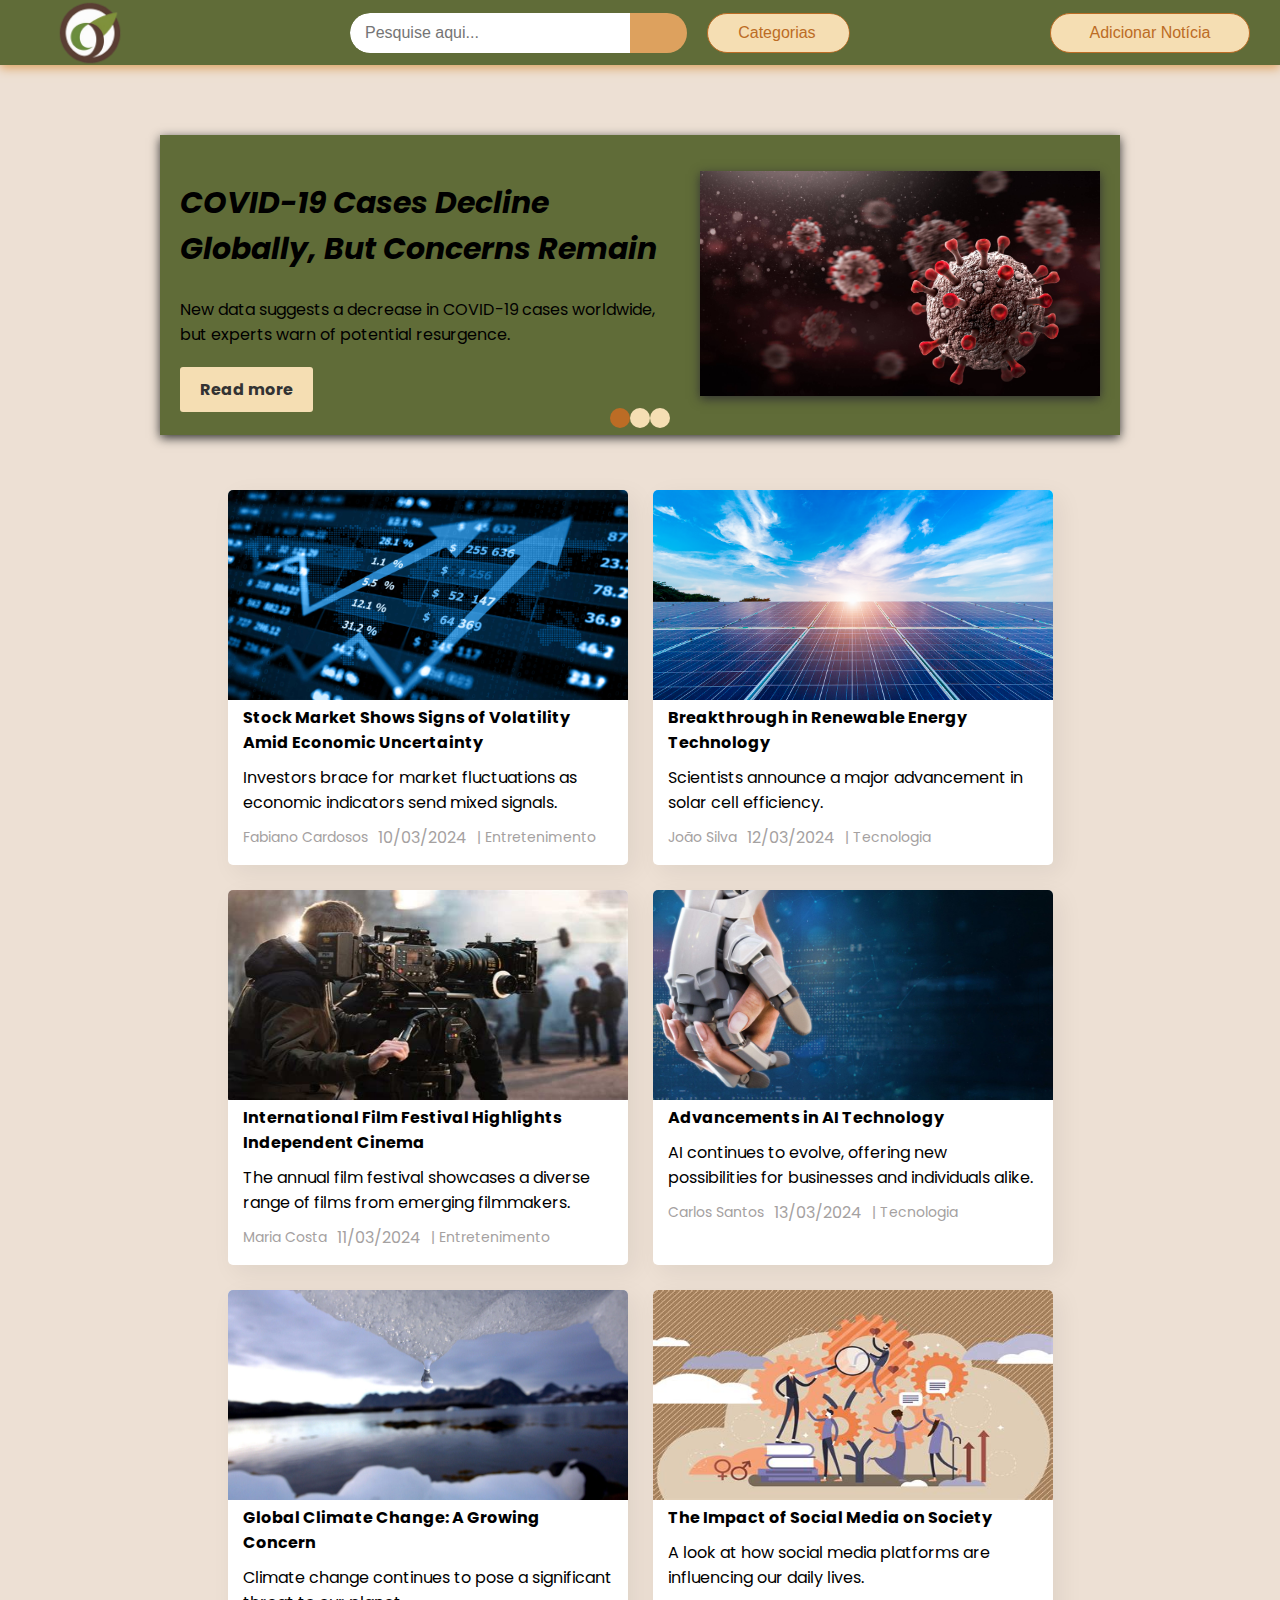
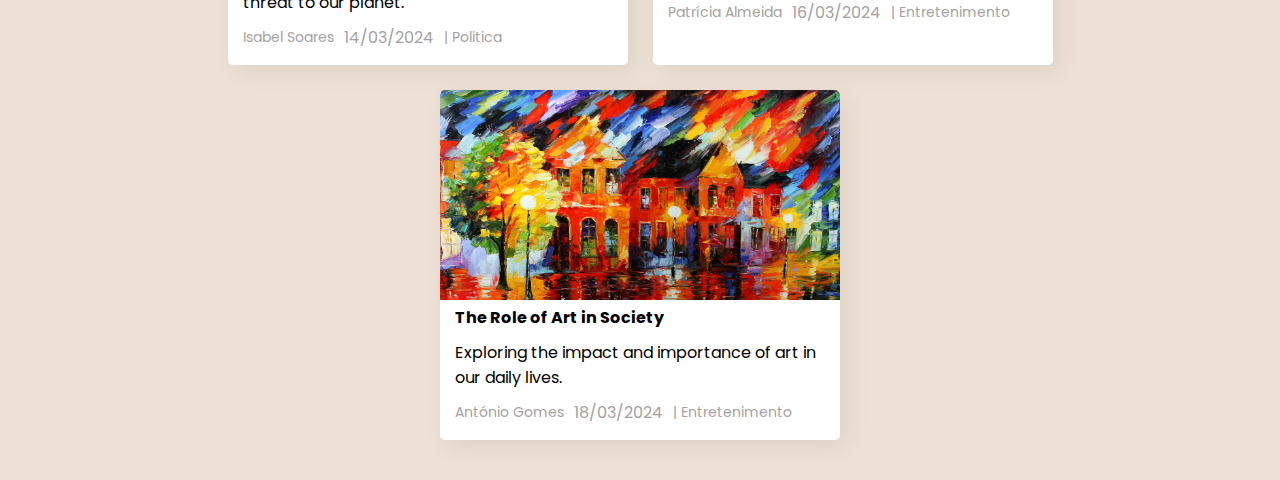
<file: index.html>
<!DOCTYPE html>
<html lang="en">
  <head>
    <meta charset="UTF-8" />
    <meta http-equiv="X-UA-Compatible" content="IE=edge" />
    <meta name="viewport" content="width=device-width, initial-scale=1.0" />
    <title>Notícias Velhas</title>

    <!--font awesome-->
    <link
      rel="stylesheet"
      href="https://cdnjs.cloudflare.com/ajax/libs/font-awesome/6.4.0/css/all.min.css"
      integrity="sha512-iecdLmaskl7CVkqkXNQ/ZH/XLlvWZOJyj7Yy7tcenmpD1ypASozpmT/E0iPtmFIB46ZmdtAc9eNBvH0H/ZpiBw=="
      crossorigin="anonymous"
      referrerpolicy="no-referrer"
    />

    <!--Google font-->
    <link rel="preconnect" href="https://fonts.googleapis.com" />
    <link rel="preconnect" href="https://fonts.gstatic.com" crossorigin />
    <link
      href="https://fonts.googleapis.com/css2?family=Poppins:wght@200;300;400;500;600&display=swap"
      rel="stylesheet"
    />
    <link rel="icon" href="assets/logo.png">

    <!---css style-->
    <link rel="stylesheet" href="CSS/style.css" />
    <link rel="stylesheet" href="CSS/slider.css" />
  </head>
  <body>
    <header>
      <img src="assets/logo.png" width="120px" />

      <div class="inputSearch desktop">
        <form id="searchForm">
          <input type="text" placeholder="Pesquise aqui..." id="searchInput" onkeyup="searchNews()" />
          <span> <i class="fa-solid fa-search"></i></span>
        </form>
        <button id="toggleButton">Categorias<i class="fa-solid fa-chevron-down"></i></button>
      </div>
      <div>
        <button onclick="location.href = 'addNews.html';" id="addNews">Adicionar Notícia</button>
      </div>
    

      <div class="menuBtn">
        <i class="fa-solid fa-bars"></i>
      </div>

      <!------>
      <div class="mobile hidden">
        <nav>
          <ul>
            <li onclick="filterByCategory('politica')" data-category="politica">Politica</li>
            <li onclick="filterByCategory('economia')" data-category="economia">Economia</li>
            <li onclick="filterByCategory('desporto')" data-category="desporto">Desporto</li>
            <li onclick="filterByCategory('entretenimento')" data-category="entretenimento">Entretenimento</li>
            <li onclick="filterByCategory('tecnologia')" data-category="tecnologia">Tecnologia</li>
            <li onclick="filterByCategory('todos')" data-category="todos" id="todos">Todos</li>
          </ul>          
        </nav>
        <div class="inputSearch">
        <form id="searchFormMobile">
          <input type="text" placeholder="Pesquise aqui..." />
          <span> <i class="fa-solid fa-search"></i></span>
        </div>
        </form>
      </div>
    </header>

    <nav class="desktop" id="navMenu" style="display: none;">
      <ul>
        <li onclick="filterByCategory('politica')" data-category="politica">Politica</li>
        <li onclick="filterByCategory('economia')" data-category="economia">Economia</li>
        <li onclick="filterByCategory('desporto')" data-category="desporto">Desporto</li>
        <li onclick="filterByCategory('entretenimento')" data-category="entretenimento">Entretenimento</li>
        <li onclick="filterByCategory('tecnologia')" data-category="tecnologia">Tecnologia</li>
        <li onclick="filterByCategory('todos')" data-category="todos" id="todos">Todos</li>
      </ul>      
    </nav>

    <!-- main  -->

    <main></main>

    <script src="SCRIPT/script.js"></script>
    <script src="SCRIPT/fetcher.js"></script>
  </body>
</html>
</file>
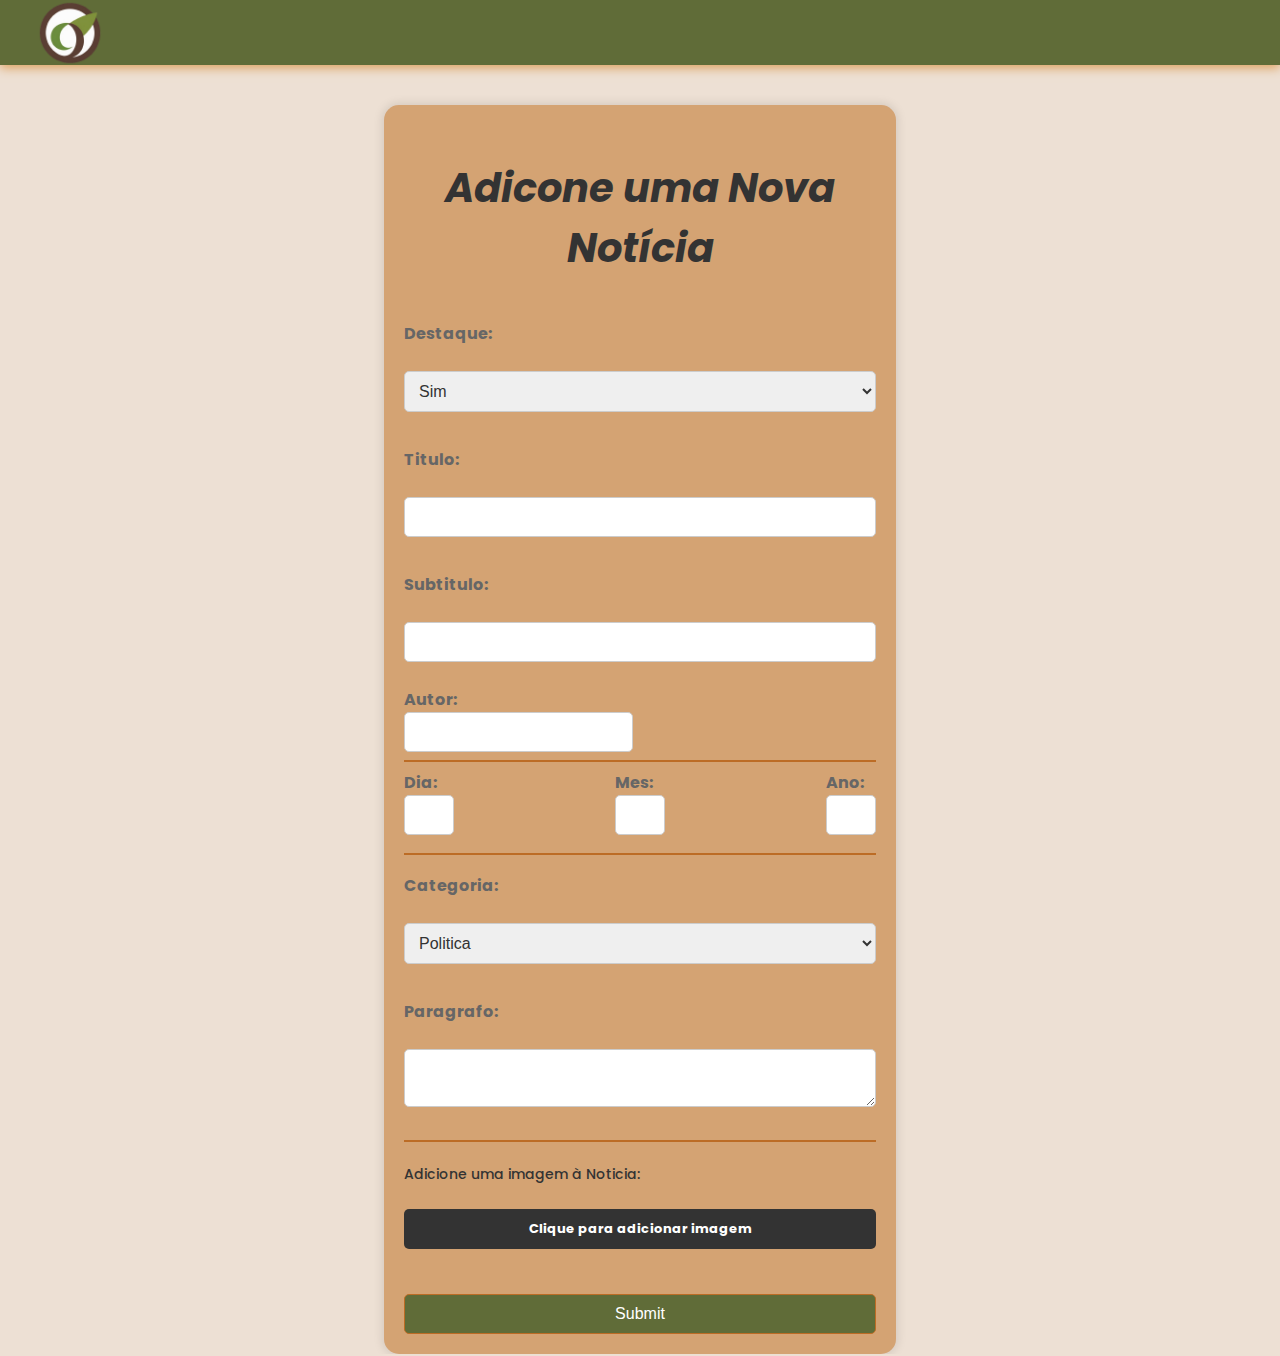
<file: addNews.html>
<!DOCTYPE html>
<html lang="en">
<head>
    <meta charset="UTF-8">
    <meta name="viewport" content="width=device-width, initial-scale=1.0">
    <title>Adicionar Noticia</title>
    <link
      rel="stylesheet"
      href="https://cdnjs.cloudflare.com/ajax/libs/font-awesome/6.4.0/css/all.min.css"
      integrity="sha512-iecdLmaskl7CVkqkXNQ/ZH/XLlvWZOJyj7Yy7tcenmpD1ypASozpmT/E0iPtmFIB46ZmdtAc9eNBvH0H/ZpiBw=="
      crossorigin="anonymous"
      referrerpolicy="no-referrer"
    />

    <!--Google font-->
    <link rel="preconnect" href="https://fonts.googleapis.com" />
    <link rel="preconnect" href="https://fonts.gstatic.com" crossorigin />
    <link
      href="https://fonts.googleapis.com/css2?family=Poppins:wght@200;300;400;500;600&display=swap"
      rel="stylesheet"
    />
    <link rel="icon" href="assets/logo.png">

    <!---css style-->
    <link rel="stylesheet" href="CSS/styleNEW.css" />

    
</head>
<body>
    <header>
        <img onclick="location.href = 'index.html';" style="cursor: pointer;"  src="assets/logo.png" width="120px" />
    </header>
    <main>
        <section class="formsNews">
            <form action="index.html" method="post" enctype="multipart/form-data">
                <h2>Adicone uma Nova Notícia</h2>

                <!-- <label for="id">ID:</label><br>
                <input type="text" id="id" name="id"><br> -->
                <label for="destaque">Destaque:</label><br>
                <select id="destaque" name="destaque">
                    <option value="sim">Sim</option>
                    <option value="nao">Nao</option>
                </select><br>
                
                    <label for="titulo">Titulo:</label><br>
                    <input type="text" id="titulo" name="titulo"><br>
                    <label for="subtitulo">Subtitulo:</label><br>
                    <input type="text" id="subtitulo" name="subtitulo"><br>
                <div>
                    <label for="autor">Autor:</label><br>
                    <input type="text" id="autor" name="autor"><br>
                </div>
                <hr>

                <div class="data">
                    <div>
                        <label for="dia">Dia:</label><br>
                        <input type="text" id="dia" name="dia"><br>
                    </div>
                    <div>
                        <label for="mes">Mes:</label><br>
                        <input type="text" id="mes" name="mes"><br>
                    </div>
                    <div>
                        <label for="ano">Ano:</label><br>
                        <input type="text" id="ano" name="ano"><br>
                    </div>
                </div>
                <hr>

                <label for="categoria">Categoria:</label><br>
                <select id="categoria" name="categoria">
                    <option value="politica">Politica</option>
                    <option value="economia">Economia</option>
                    <option value="desporto">Desporto</option>
                    <option value="entretenimento">Entretenimento</option>
                    <option value="tecnologia">Tecnologia</option>
                </select><br>
                <label for="paragrafo">Paragrafo:</label><br>
                <textarea id="paragrafo" name="paragrafo"></textarea><br>
                <hr>
                <div class="imgAdd">
                    <p>Adicione uma imagem à Noticia:</p>
                    <label for="imagem">Clique para adicionar imagem</label><br>
                    <input type="file" id="imagem" name="imagem"><br>
                </div>
                <input type="submit" value="Submit" >

            </form>
        </section>

    </main>
</body>
</html>
</file>
<file: CSS/style.css>
*{
    box-sizing: border-box;
}
body{
    font-family: 'Poppins', sans-serif;
    font-size: 16px;
    margin:0;
    background: #ede0d4;
}
header{
    background-color: #606c38;
    height: 65px;
    display: flex;
    align-items: center;
    padding: 5px 10px;
    justify-content: space-between;
    box-shadow: 0px 3px 10px 0 #dda15e;
    margin-bottom: 40px;
}

#todos:hover{
    color: #bc6c25;
}

#todos{
    font-weight: bold;
}

/* Mobile version */
nav ul{
    display: flex;
    list-style: none;
    gap: 15px;
    padding: 0;
    font-weight: bold;
}

nav ul li{
    cursor: pointer;
}

nav ul li:hover{
    color:#bb9457;
}
#toggleButton i{
    margin-left: 3px;
}
#toggleButton{
    margin-left: 20px;
}

#toggleButton, #addNews{
    background-color: wheat;
    padding: 6px 12px;
    color: #bc6c25;
    font-weight: lighter;
    border: 1px solid #bc6c25;
    border-radius: 40px;
    backdrop-filter: blur(20px);
    transition: 0.3s;
    height: 40px;
    font-size: 16px;
    width: 200px;
}

#toggleButton:hover, #addNews:hover{
    background-color: #bc6c25;
    color: white;
    font-weight: 500;
    border: 1px solid white;
    cursor: pointer;
}

#addNews{
    margin-right: 50px;
}

.inputSearch,
form{
    display: flex;
    align-items: center;
    height: 40px;
    width: 500px;
    border-radius: 35px;
    overflow: hidden;
    /* border:2px solid #bc6c25; */
}
.inputSearch  input{
    width: 100%;
    height: 100%;
    padding: 0px 15px;
    border:none;
    outline: none;
    font-size: 16px;

}
.inputSearch span{
    width: 70px;
    background-color: #dda15e;
    height: 100%;
    display: flex;
    justify-content: center;
    align-items: center;
    font-size: 18px;
    color:white;
}
.menuBtn{
    font-size: 20px;
    width: 40px;
    height: 40px;
    border-radius: 40px;
    display: flex;
    justify-content: center;
    align-items: center;
    cursor: pointer;
}
.menuBtn:hover{
    background-color: #dda15e;
    color:#ffffff;
}
.desktop{
    display: none;
}
@media all and (min-width:700px) {
    header{
        padding: 5px 30px;
    }
    .desktop{
        display: flex;
    }
    .menuBtn{
        display: none;
    }
    nav ul{
        color: white;
        position: absolute;
        right: 0;
        left: 0;
        top: 64px;
        padding: 10px;
        display: flex;
        list-style: none;
        gap: 10px;
        font-weight: lighter;
        height: 40px;
        width: 800px;
        align-items: end;
        justify-content: center;
        background-color: #525c30;
        margin: 0px auto;
        border-bottom-left-radius: 100%;
        border-bottom-right-radius: 100%;
        box-shadow: 0px 8px 10px 0px #dda15e;
        border-top: none;
    }

    #addNews{
        margin-right: 0px;
    }

}


.mobile{
    position: fixed;
    top: 70px;
    width: 100%;
    max-width: 700px;
    background-color:#f5f6f9 ;
    height: 100vh;
    padding: 20px;
    box-shadow: none;
    z-index: 2;
    margin-left: -10px;
}
.mobile nav,
.mobile nav ul{
    flex-direction: column;
}

.mobile .inputSearch,
.mobile form{
    height: 35px;
}

.hidden{
    display: none;
}

@media all and (min-width:700px) {
 .mobile{
    display: none;
 }   
}


main{
    display: flex;
    flex-direction: column;
    gap: 25px;
    padding: 10px;
    margin: auto;
}
.card{
    display: flex;
    flex-direction: column;
    max-width: 400px;
    box-shadow: 7px 7px 25px 1px rgba(0,0,0,0.06);
    border-radius: 5px;
    overflow: hidden;
    padding-bottom: 10px;
    background: #ffffff;
}
.card img{
    min-height: 210px;
    max-height: 210px;
    background-color: #f4f4f4;
}
.card h4,
.card div{
    padding: 5px 10px;
    margin: 0px;
}
.publishbyDate{
    display: flex;
    align-items: center;
    color:#a5a1a1;
}
.publishbyDate p{
    margin:0px;
    font-size: 14px;
}
.publishbyDate span{
    padding: 0px 10px;
}
.desc{
    overflow: hidden;
    display: -webkit-box;
    -webkit-line-clamp: 5;
    -webkit-box-orient: vertical;
    margin:0;
    
}
.card a{
    color:inherit;
    text-decoration: none;
}
@media all and (min-width:700px) {
    main{
        padding: 20px;
        flex-direction: row;
        flex-wrap: wrap;
        justify-content: center;
    }
    .card h4,
.card div{
    padding: 5px 15px;
}
}

.active {
    background-color: rgba(243, 130, 31, 0.5);
    color: #333;
    border-radius: 40%;
    border: 1px solid #dda15e;
    font-weight: bold;
    text-decoration: underline;
    text-decoration-color: #333;
    text-decoration-thickness: 2px;
    text-decoration-style: solid;
}
</file>
<file: CSS/slider.css>
.slider {
    position: relative;
    width: 960px;
    height: 300px;
    margin: 10px auto;
    box-shadow: 0 2px 2px 0 rgba(0, 0, 0, 0.14), 0 1px 5px 0 rgba(0, 0, 0, 0.12),
      0 3px 1px -2px rgba(0, 0, 0, 0.2);
    overflow: hidden;
    background-color: #606c38;
    box-shadow: 0px 3px 10px 0 #333;
  }
  
  .slider-controls {
    position: absolute;
    bottom: 0px;
    left: 50%;
    width: 200px;
    text-align: center;
    transform: translatex(-50%);
    z-index: 1000;
  
    list-style: none;
    text-align: center;
  }
  
  .slider input[type="radio"] {
    position: absolute;
    top: 0;
    left: 0;
    opacity: 0;
    width: 0;
    height: 0;
  }
  
  .slider-controls label {
    display: inline-block;
    border: none;
    height: 20px;
    width: 20px;
    border-radius: 50%;
    cursor: pointer;
    background-color: wheat;
    transition: background-color 0.2s linear;
  }
  
  #btn-1:checked ~ .slider-controls label[for="btn-1"] {
    background-color: #bc6c25;
  }
  
  #btn-2:checked ~ .slider-controls label[for="btn-2"] {
    background-color: #bc6c25;
  }
  
  #btn-3:checked ~ .slider-controls label[for="btn-3"] {
    background-color: #bc6c25;
  }
  
  /* SLIDES */
  
  .slides {
    list-style: none;
    padding: 0;
    margin: 0;
    height: 100%;
  }
  
  .slide {
    position: absolute;
    top: 0;
    left: 0;
  
    display: flex;
    justify-content: space-between;
    padding: 20px;
    width: 100%;
    height: 100%;
  
    opacity: 0;
    transform: translatex(-100%);
    transition: transform 250ms linear;
  }
  
  .slide-content {
    width: 500px;
  }
  
  .slide-title {
    font-size: 30px;
    font-weight: bold;
    font-style: oblique;
  }
  
  .slide-text {
    margin-bottom: 20px;
  }
  
  .slide-link {
    display: inline-block;
    padding: 10px 20px;
    color: #333;
    border-radius: 3px;
    text-decoration: none;
    background-color: wheat;
    font-weight: bold;
  }
  
  .slide-link:hover {
    background-color: #bc6c25;
    color: white;
  }
  
  .slide-image img {
    max-width: 100%;
    width: 400px;
    height: auto;
    box-shadow: 0px 3px 10px 0 #333;
  }
  
  /* Slide animations */
  #btn-1:checked ~ .slides .slide:nth-child(1) {
    transform: translatex(0);
    opacity: 1;
  }
  
  #btn-2:checked ~ .slides .slide:nth-child(2) {
    transform: translatex(0);
    opacity: 1;
  }
  
  #btn-3:checked ~ .slides .slide:nth-child(3) {
    transform: translatex(0);
    opacity: 1;
  }
  
  #btn-1:not(:checked) ~ .slides .slide:nth-child(1) {
    animation-name: swap-out;
    animation-duration: 300ms;
    animation-timing-function: linear;
  }
  
  #btn-2:not(:checked) ~ .slides .slide:nth-child(2) {
    animation-name: swap-out;
    animation-duration: 300ms;
    animation-timing-function: linear;
  }
  
  #btn-3:not(:checked) ~ .slides .slide:nth-child(3) {
    animation-name: swap-out;
    animation-duration: 300ms;
    animation-timing-function: linear;
  }
  
  @keyframes swap-out {
    0% {
      transform: translatex(0);
      opacity: 1;
    }
  
    50% {
      transform: translatex(50%);
      opacity: 0;
    }
  
    100% {
      transform: translatex(100%);
    }
  }
  
  @media all and (max-width: 600px) {
    .slider {
        display: none; 
      }
    
    .main {
        width: 100%; 
    }
  }
  
  .slide-destaque {
    margin: 0;
  }
</file>
<file: CSS/styleNEW.css>
*{
    box-sizing: border-box;
}
body{
    font-family: 'Poppins', sans-serif;
    font-size: 16px;
    margin:0;
    background: #ede0d4;
}
header{
    background-color: #606c38;
    height: 65px;
    display: flex;
    align-items: center;
    padding: 5px 10px;
    justify-content: space-between;
    box-shadow: 0px 3px 10px 0 #dda15e;
    margin-bottom: 40px;
}


.formsNews {
    width: 40%;
    margin: auto;
    padding: 20px;
    box-shadow: 0px 0px 10px 2px rgba(0,0,0,0.1);
    border-radius: 15px;
    background-color: #d4a373;
}

.formsNews form {
    display: flex;
    flex-direction: column;
}

.formsNews h2 {
    text-align: center;
    color: #333;
    font-size: 40px;
    font-style: oblique;
}

.formsNews label {
    margin-top: 10px;
    color: #666;
    font-weight: bold;
}

.formsNews input[type="text"], .formsNews select, .formsNews textarea {
    padding: 10px;
    border-radius: 5px;
    border: 1px solid #ccc;
    font-size: 16px;
    color: #333;
}

.formsNews input[type="submit"] {
    margin-top: 20px;
    padding: 10px 20px;
    border: none;
    color: white;
    background-color: #606c38;
    border: 1px solid #bc6c25;
    backdrop-filter: blur(20px);
    cursor: pointer;
    border-radius: 5px;
    font-size: 16px;
}

.formsNews input[type="submit"]:hover {
    background-color: #283618;
    border: 1px solid white;
}

.data {
    display: flex;
    justify-content: space-between;
    margin-bottom: 10px;
}

.data input{
    width: 50px;
}

hr{
    width: 100%;
    border: 1px solid #bc6c25;
}

input[type="file"] {
    display: none;
}

label[for="imagem"] {
    padding: 10px;
    background-color: #333;
    color: white;
    cursor: pointer;
    border-radius: 5px;
    font-size: 13px;
}

label[for="imagem"]:hover {
    background-color: #283618;
}

label[for="imagem"]{
    display: inline-block;
    width: 100%;
    justify-content: center;
    text-align: center;
}

.imgAdd p{
    font-size: 14px;
    color: #333;
    font-weight: 500;
}
</file>
